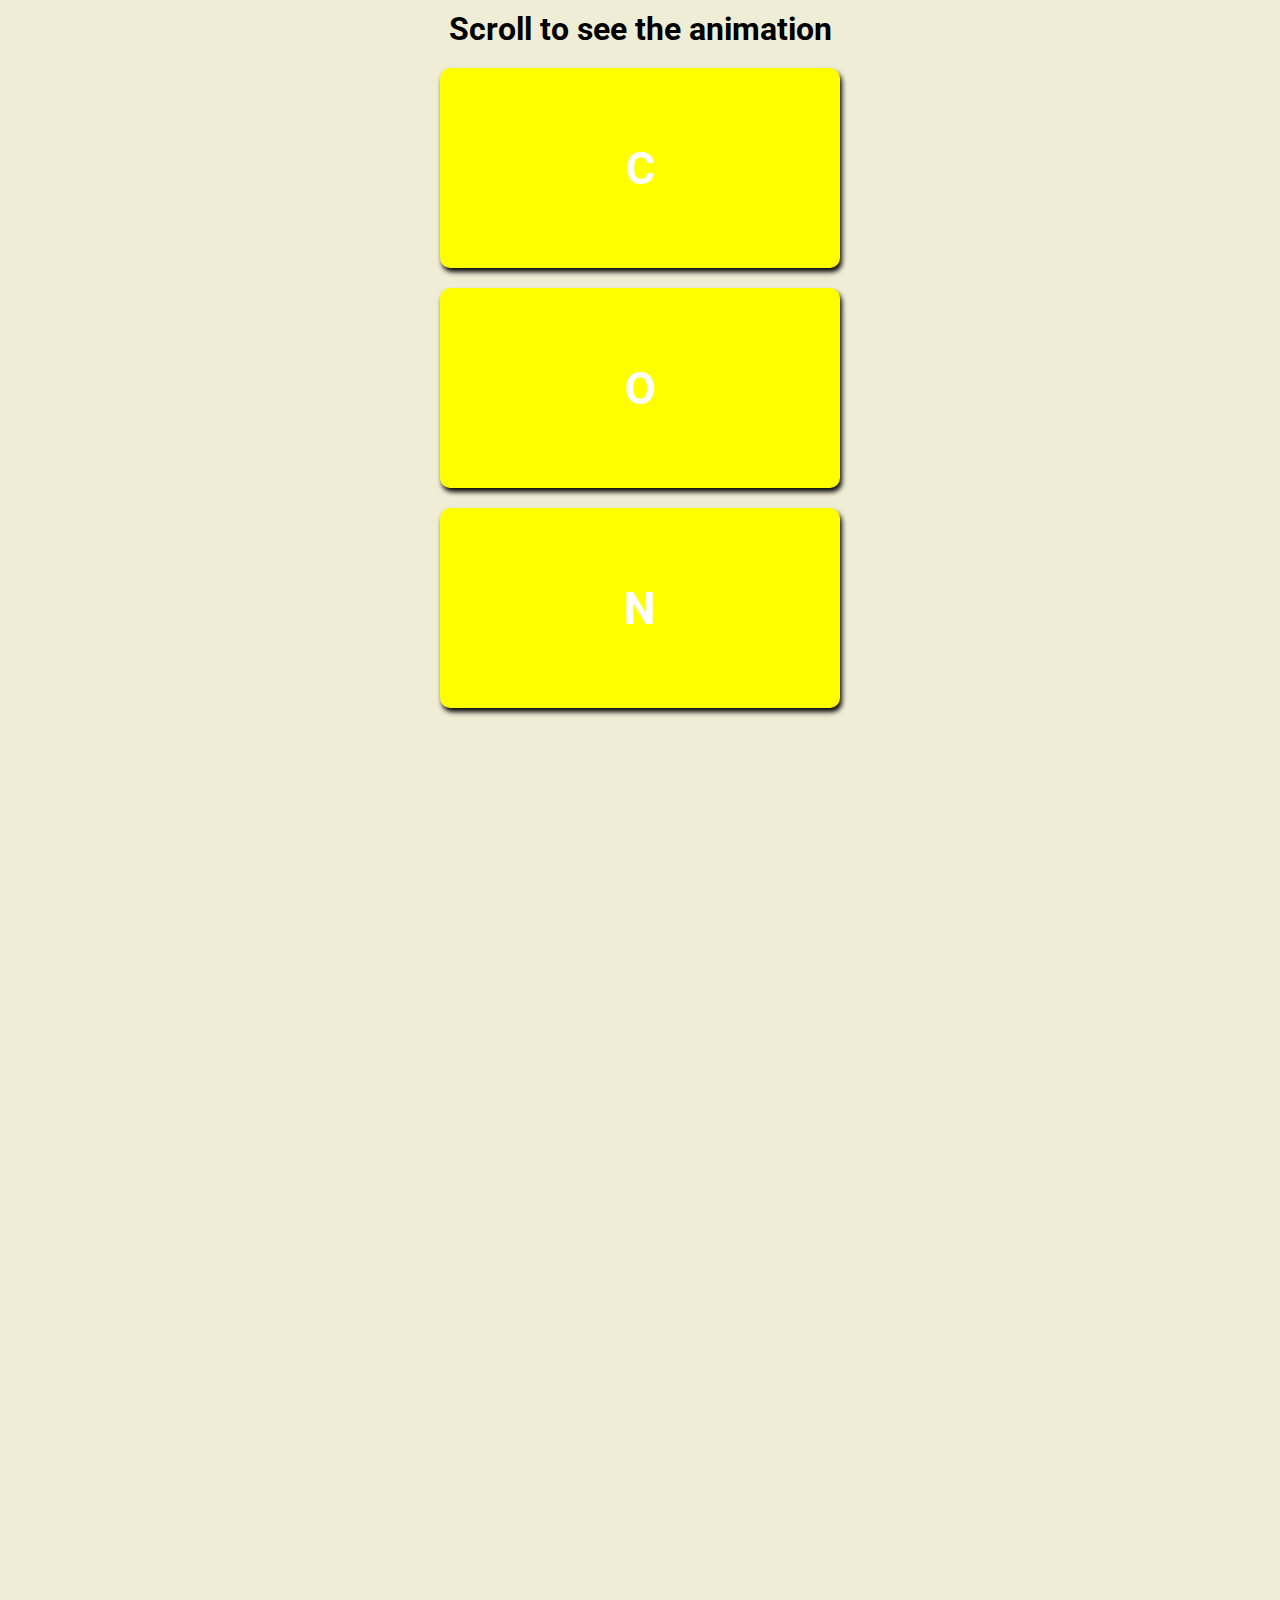
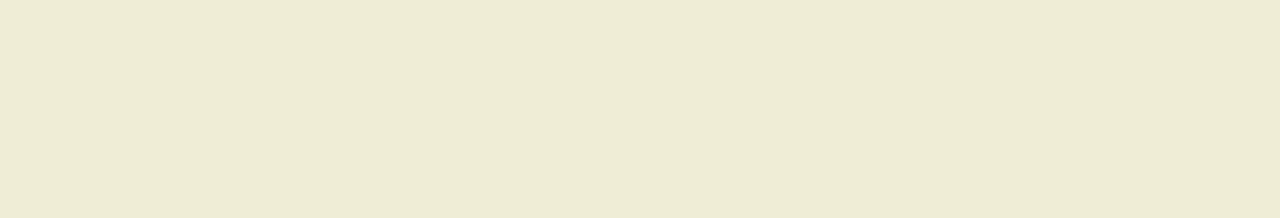
<file: index.html>
<!DOCTYPE html>
<html lang="en">
  <head>
    <meta charset="UTF-8" />
    <meta name="viewport" content="width=device-width, initial-scale=1.0" />
    <link rel="stylesheet" href="style.css" />
    <title>Scroll Animation</title>
  </head>
  <body>
    <h1>Scroll to see the animation</h1>
    <div class="box"><h2>C</Canvas></h2></div>
    <div class="box"><h2>O</h2></div>
    <div class="box"><h2>N</h2></div>
    <div class="box"><h2>T</h2></div>
    <div class="box"><h2>E</h2></div>
    <div class="box"><h2>N</h2></div>
    <div class="box"><h2>T</h2></div>
    <div class="box"><h2>Content</h2></div>
    <script src="script.js"></script>
  </body>
</html>
</file>
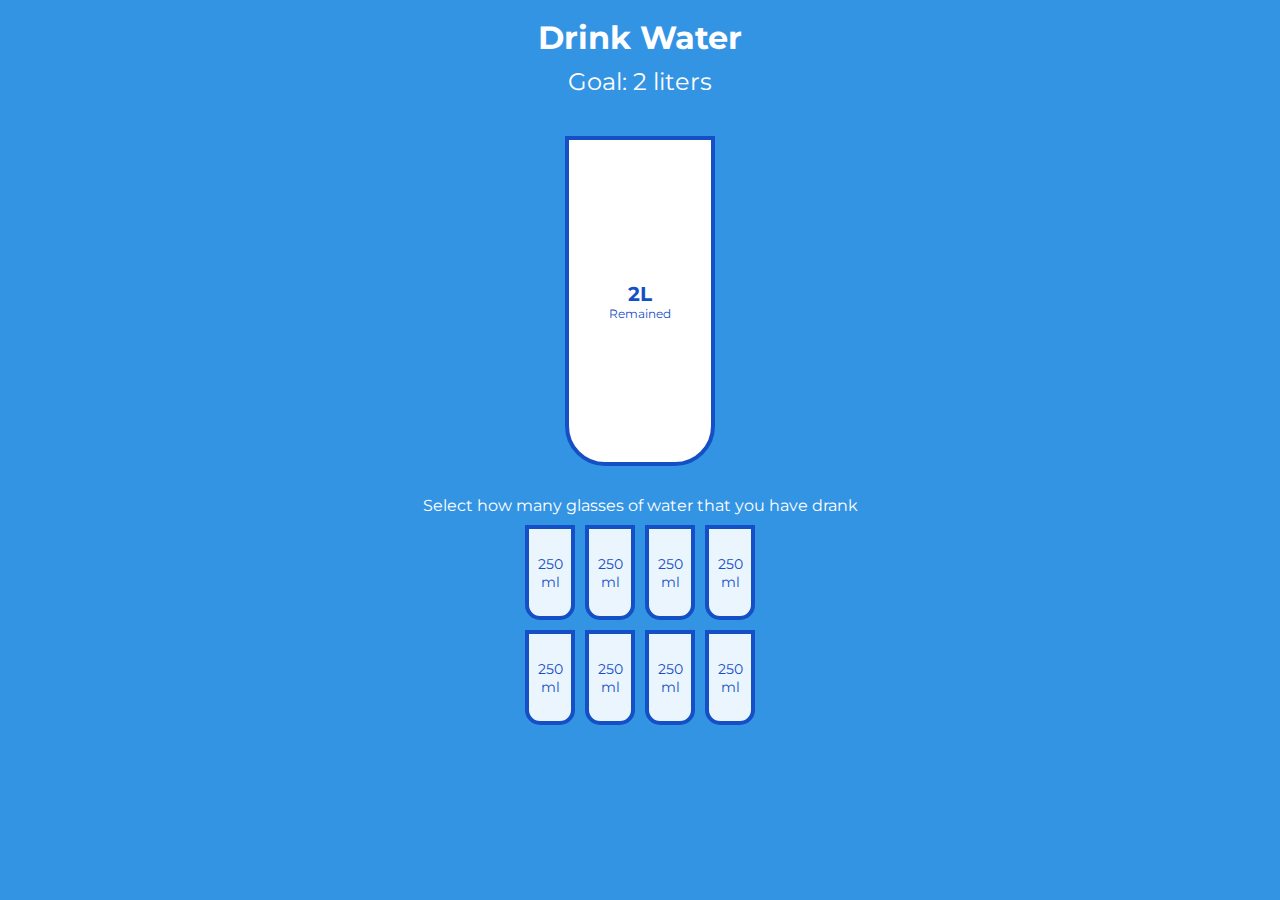
<file: boiler.html>
<!DOCTYPE html>
<html lang="en">
  <head>
    <meta charset="UTF-8" />
    <meta name="viewport" content="width=device-width, initial-scale=1.0" />
    <link rel="stylesheet" href="boiler.css" />
    <title>Drink Water</title>
  </head>
  <body>
    <h1>Drink Water</h1>
    <h2>Goal: 2 liters</h2>
    <div class="cup">
      <div class="remained" id="remained">
        <span id="liters"></span>
        <small>Remained</small>
      </div>
      <div class="percentage" id="percentage"></div>
    </div>
    <p class="text">Select how many glasses of water that you have drank</p>
    <div class="cups">
      <div class="cup cup-small">250 ml</div>
      <div class="cup cup-small">250 ml</div>
      <div class="cup cup-small">250 ml</div>
      <div class="cup cup-small">250 ml</div>
      <div class="cup cup-small">250 ml</div>
      <div class="cup cup-small">250 ml</div>
      <div class="cup cup-small">250 ml</div>
      <div class="cup cup-small">250 ml</div>
    </div>
    <script src="boiler.js"></script>
  </body>
</html>
</file>
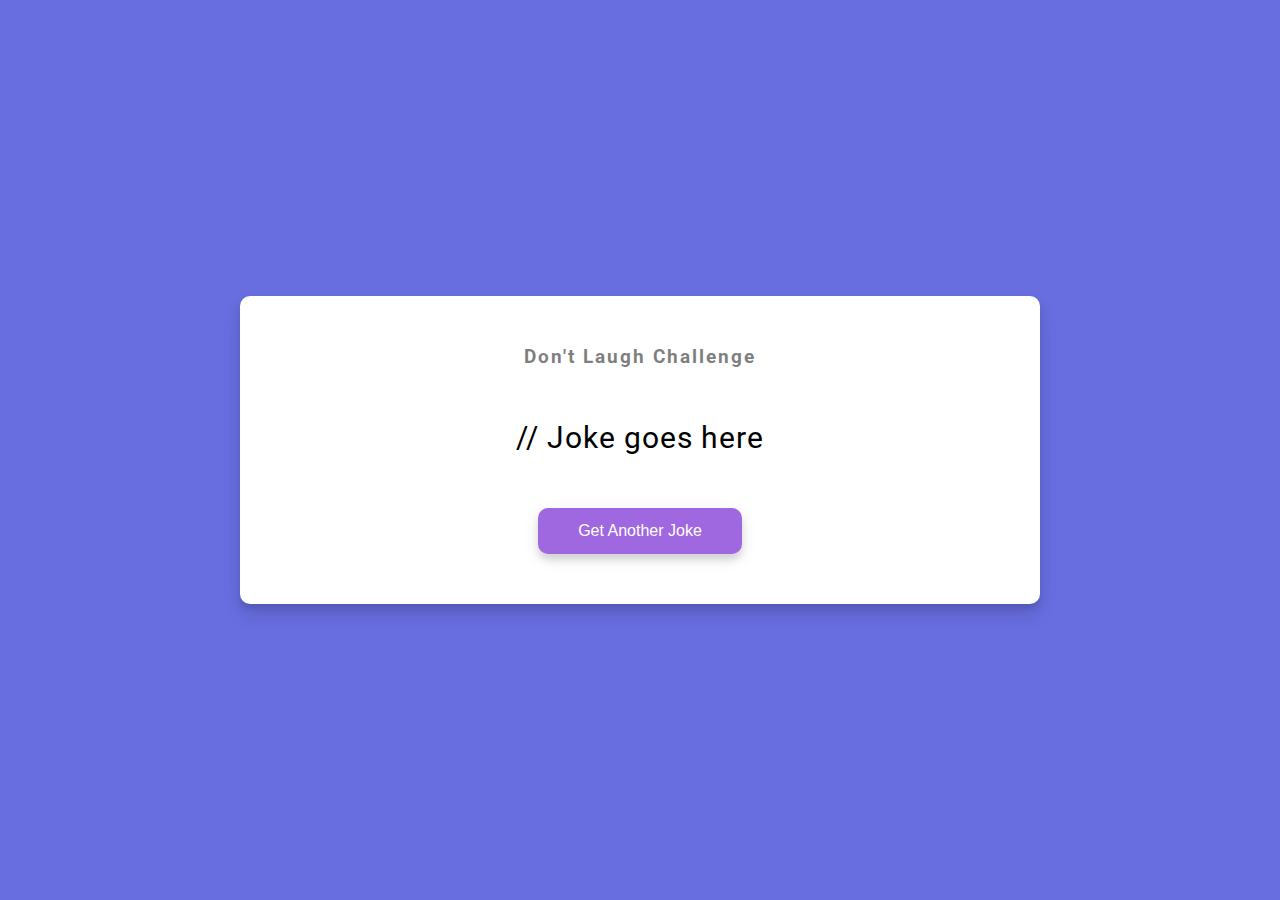
<file: dad.html>
<!DOCTYPE html>
<html lang="en">
  <head>
    <meta charset="UTF-8" />
    <meta name="viewport" content="width=device-width, initial-scale=1.0" />
    <link rel="stylesheet" href="dad.css" />
    <title>Dad Jokes</title>
  </head>
  <body>
    <div class="container">
      <h3>Don't Laugh Challenge</h3>
      <div id="joke" class="joke">// Joke goes here</div>
      <button id="jokeBtn" class="btn">Get Another Joke</button>
    </div>
    <script src="dad.js"></script>
  </body>
</html>
</file>
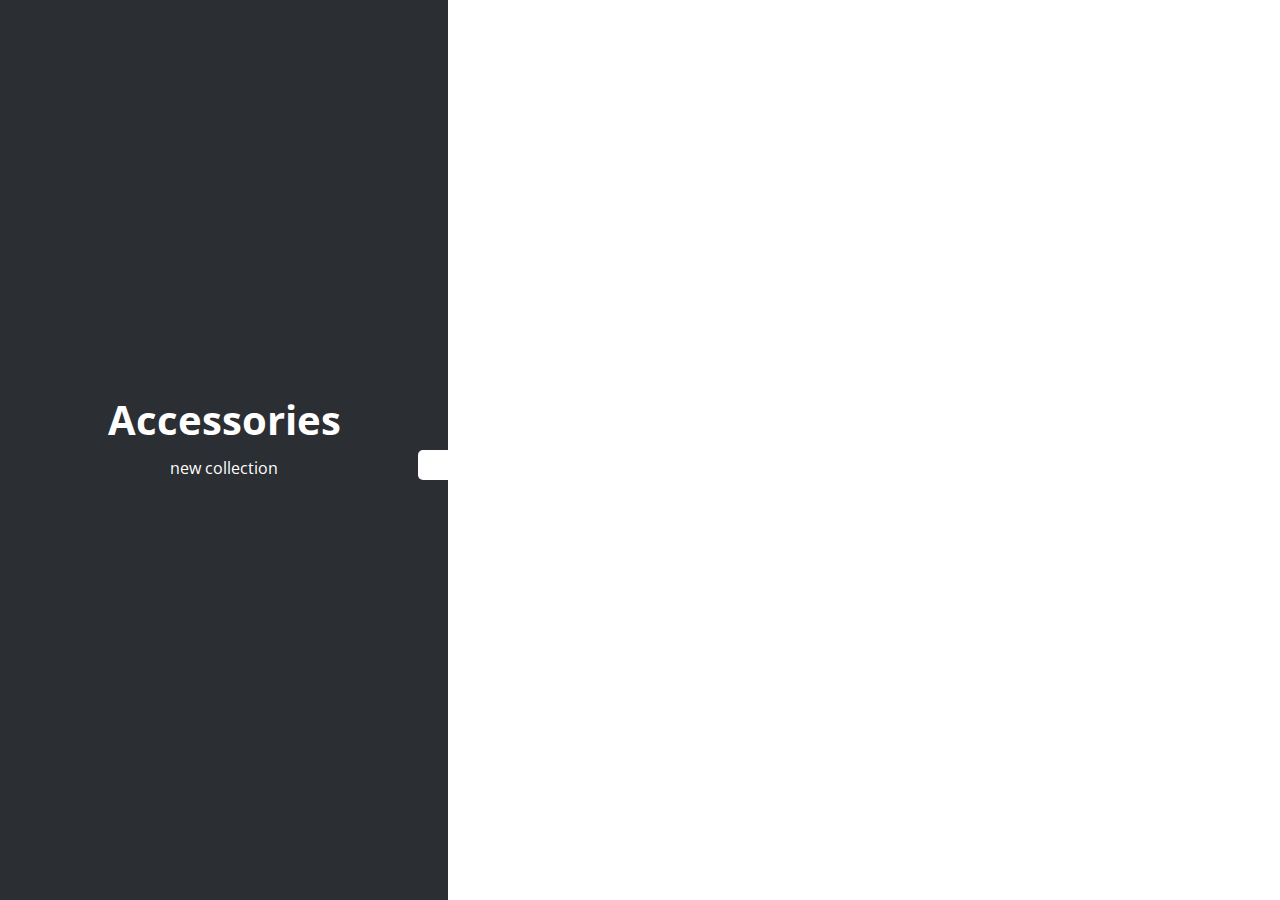
<file: vertical.html>
<!DOCTYPE html>
<html lang="en">
  <head>
    <meta charset="UTF-8" />
    <meta name="viewport" content="width=device-width, initial-scale=1.0" />
    <link
      rel="stylesheet"
      href="https://cdnjs.cloudflare.com/ajax/libs/font-awesome/5.15.1/css/all.min.css"
      integrity="sha512-+4zCK9k+qNFUR5X+cKL9EIR+ZOhtIloNl9GIKS57V1MyNsYpYcUrUeQc9vNfzsWfV28IaLL3i96P9sdNyeRssA=="
      crossorigin="anonymous"
    />
    <link rel="stylesheet" href="vertical.css" />
    <title>Vertical Slider</title>
  </head>
  <body>
    <div class="slider-container">
      <div class="left-slide">
        <div style="background-color: #b99f8a">
          <h1>Pareos</h1>
          <p>new collection</p>
        </div>
        <div style="background-color: #354f32">
          <h1>Swimsuits</h1>
          <p>new collection</p>
        </div>
        <div style="background-color: #657e85">
          <h1>Crop Tops</h1>
          <p>new collection</p>
        </div>
        <div style="background-color: #2b2e32">
          <h1>Accessories</h1>
          <p>new collection</p>
        </div>
      </div>
      <div class="right-slide">
        <div
          style="
            background-image: url('https://images.unsplash.com/photo-1567640157569-f93dc2275420?ixid=MXwxMjA3fDB8MHxwaG90by1wYWdlfHx8fGVufDB8fHw%3D&ixlib=rb-1.2.1&auto=format&fit=crop&w=1350&q=80');
          "
        ></div>
        <div
          style="
            background-image: url('https://images.unsplash.com/photo-1552996923-5063f7db50ee?ixid=MXwxMjA3fDB8MHxwaG90by1wYWdlfHx8fGVufDB8fHw%3D&ixlib=rb-1.2.1&auto=format&fit=crop&w=1050&q=80');
          "
        ></div>
        <div
          style="
            background-image: url('https://images.unsplash.com/photo-1559992490-51463933f67e?ixlib=rb-1.2.1&ixid=MXwxMjA3fDB8MHxwaG90by1wYWdlfHx8fGVufDB8fHw%3D&auto=format&fit=crop&w=1350&q=80');
          "
        ></div>
        <div
          style="
            background-image: url('https://images.unsplash.com/photo-1561076722-85adfb3195cb?ixlib=rb-1.2.1&ixid=MXwxMjA3fDB8MHxwaG90by1wYWdlfHx8fGVufDB8fHw%3D&auto=format&fit=crop&w=1350&q=80');
          "
        ></div>
      </div>
      <div class="action-buttons">
        <button class="down-button">
          <i class="fas fa-arrow-down"></i>
        </button>
        <button class="up-button">
          <i class="fas fa-arrow-up"></i>
        </button>
      </div>
    </div>
    <script src="vertical.js"></script>
  </body>
</html>
</file>
<file: style.css>
@import url("https://fonts.googleapis.com/css2?family=Roboto:wght@400;700&display=swap");

* {
  box-sizing: border-box;
}

body {
  background-color: #efedd6;
  font-family: "Roboto", sans-serif;
  display: flex;
  flex-direction: column;
  align-items: center;
  justify-content: center;
  margin: 0;
  overflow-x: hidden;
}

h1 {
  margin: 10px;
}

.box {
  background-color: yellow;
  color: #fff;
  display: flex;
  align-items: center;
  justify-content: center;
  width: 400px;
  height: 200px;
  margin: 10px;
  border-radius: 10px;
  box-shadow: 2px 4px 5px rgba(0, 0, 0, 0.973);
  transform: translateX(400%);
  transition: transform 0.4s ease;
}

.box:nth-of-type(even) {
  transform: translateX(-400%);
}

.box.show {
  transform: translateX(0);
}

.box h2 {
  font-size: 45px;
}
</file>
<file: boiler.css>
@import url("https://fonts.googleapis.com/css2?family=Montserrat:wght@400;600&display=swap");

:root {
  --border-color: #144fc6;
  --fill-color: #6ab3f8;
}

* {
  box-sizing: border-box;
}

body {
  background-color: #3494e4;
  color: #fff;
  font-family: "Montserrat", sans-serif;
  display: flex;
  flex-direction: column;
  align-items: center;
  margin-bottom: 40px;
}

h1 {
  margin: 10px 0 0;
}

h2 {
  font-weight: 400;
  margin: 10px 0;
}

.text {
  text-align: center;
  margin: 0 0 5px;
}

.cup {
  background-color: #fff;
  border: 4px solid var(--border-color);
  color: var(--border-color);
  border-radius: 0 0 40px 40px;
  height: 330px;
  width: 150px;
  margin: 30px 0;
  display: flex;
  flex-direction: column;
  overflow: hidden;
}

.cup.cup-small {
  height: 95px;
  width: 50px;
  border-radius: 0 0 15px 15px;
  background-color: rgba(255, 255, 255, 0.9);
  cursor: pointer;
  font-size: 14px;
  align-items: center;
  justify-content: center;
  text-align: center;
  margin: 5px;
  transition: 0.3s ease;
}

.cup.cup-small.full {
  background-color: var(--fill-color);
  color: #fff;
}

.cups {
  display: flex;
  flex-wrap: wrap;
  align-items: center;
  justify-content: center;
  width: 280px;
}

.remained {
  display: flex;
  flex-direction: column;
  align-items: center;
  justify-content: center;
  text-align: center;
  flex: 1;
  transition: 0.3s ease;
}

.remained span {
  font-size: 20px;
  font-weight: bold;
}

.remained small {
  font-size: 12px;
}

.percentage {
  background-color: var(--fill-color);
  display: flex;
  align-items: center;
  justify-content: center;
  font-size: 30px;
  font-weight: bold;
  height: 0;
  transition: 0.3s ease;
}
</file>
<file: dad.css>
@import url("https://fonts.googleapis.com/css2?family=Roboto:wght@400;700&display=swap");

* {
  box-sizing: border-box;
}

body {
  background-color: #686de0;
  font-family: "Roboto", sans-serif;
  display: flex;
  flex-direction: column;
  align-items: center;
  justify-content: center;
  height: 100vh;
  overflow: hidden;
  margin: 0;
  padding: 20px;
}

.container {
  background-color: #fff;
  border-radius: 10px;
  box-shadow: 0 10px 20px rgba(0, 0, 0, 0.1), 0 6px 6px rgba(0, 0, 0, 0.1);
  padding: 50px 20px;
  text-align: center;
  max-width: 100%;
  width: 800px;
}

h3 {
  margin: 0;
  opacity: 0.5;
  letter-spacing: 2px;
}

.joke {
  font-size: 30px;
  letter-spacing: 1px;
  line-height: 40px;
  margin: 50px auto;
  max-width: 600px;
}

.btn {
  background-color: #9f68e0;
  color: #fff;
  border: 0;
  border-radius: 10px;
  box-shadow: 0 5px 15px rgba(0, 0, 0, 0.1), 0 6px 6px rgba(0, 0, 0, 0.1);
  padding: 14px 40px;
  font-size: 16px;
  cursor: pointer;
}

.btn:active {
  transform: scale(0.98);
}

.btn:focus {
  outline: 0;
}
</file>
<file: vertical.css>
@import url("https://fonts.googleapis.com/css?family=Open+Sans&display=swap");

* {
  box-sizing: border-box;
  margin: 0;
  padding: 0;
}

body {
  font-family: "Open Sans", sans-serif;
  height: 100vh;
}

.slider-container {
  position: relative;
  overflow: hidden;
  width: 100vw;
  height: 100vh;
}

.left-slide {
  height: 100%;
  width: 35%;
  position: absolute;
  top: 0;
  left: 0;
  transition: transform 0.5s ease-in-out;
}

.left-slide > div {
  height: 100%;
  width: 100%;
  display: flex;
  flex-direction: column;
  align-items: center;
  justify-content: center;
  color: #fff;
}

.left-slide h1 {
  font-size: 40px;
  margin-bottom: 10px;
  margin-top: -30px;
}

.right-slide {
  height: 100%;
  position: absolute;
  top: 0;
  left: 35%;
  width: 65%;
  transition: transform 0.5s ease-in-out;
}

.right-slide > div {
  background-repeat: no-repeat;
  background-size: cover;
  background-position: center center;
  height: 100%;
  width: 100%;
}

button {
  background-color: #fff;
  border: none;
  color: #aaa;
  cursor: pointer;
  font-size: 16px;
  padding: 15px;
}

button:hover {
  color: #222;
}

button:focus {
  outline: none;
}

.slider-container .action-buttons button {
  position: absolute;
  left: 35%;
  top: 50%;
  z-index: 100;
}

.slider-container .action-buttons .down-button {
  transform: translateX(-100%);
  border-top-left-radius: 5px;
  border-bottom-left-radius: 5px;
}

.slider-container .action-buttons .up-button {
  transform: translateY(-100%);
  border-top-right-radius: 5px;
  border-bottom-right-radius: 5px;
}
</file>
